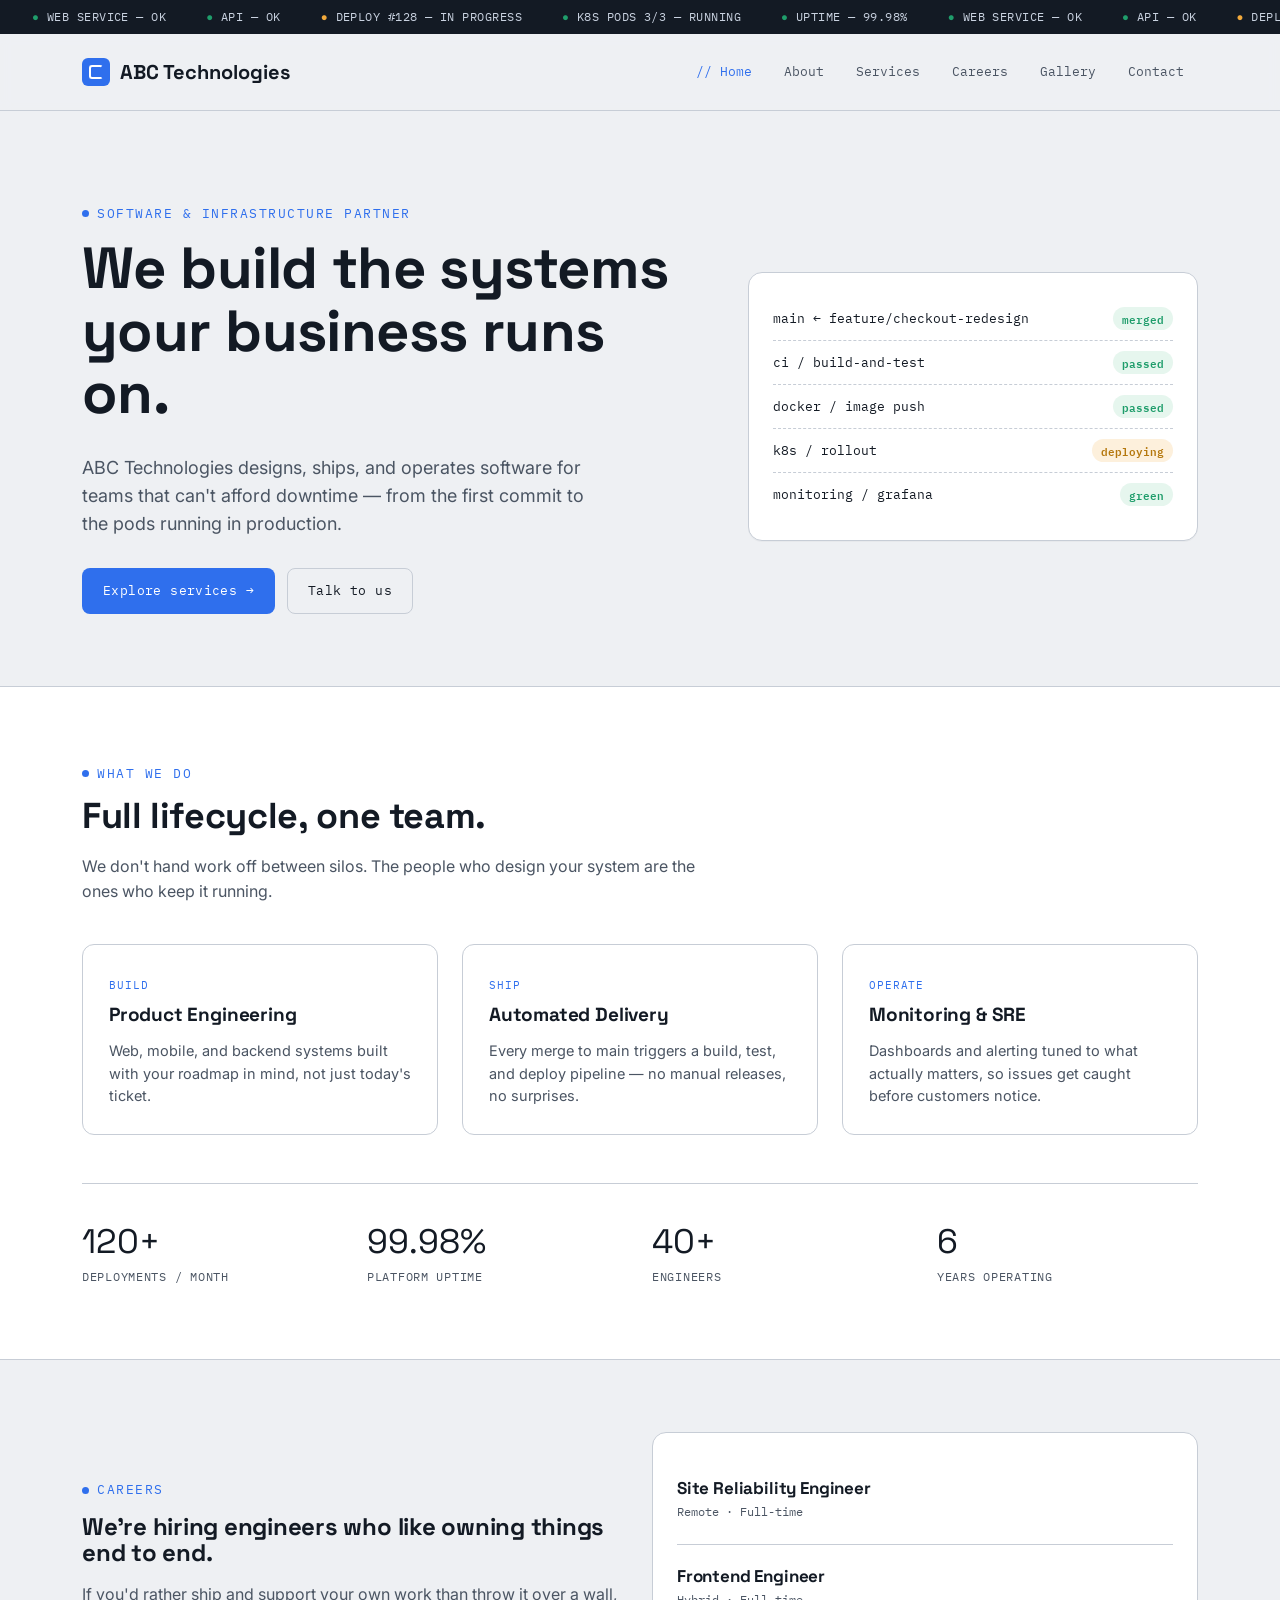
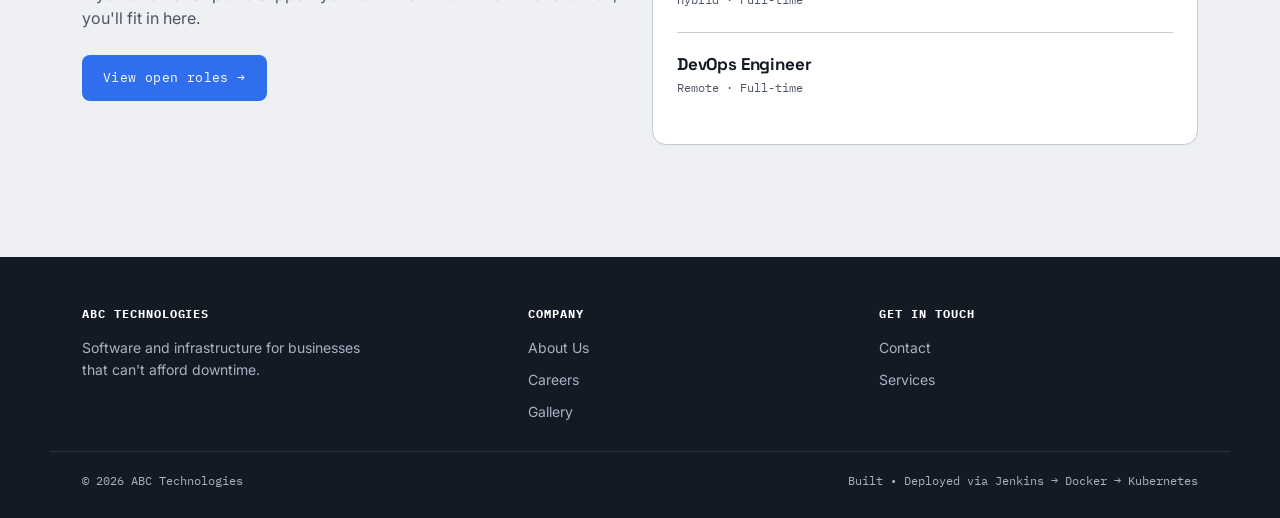
<file: index.html>
<!DOCTYPE html>
<html lang="en">
<head>
<meta charset="UTF-8">
<meta name="viewport" content="width=device-width, initial-scale=1.0">
<title>ABC Technologies — Engineering software that ships</title>
<link rel="preconnect" href="https://fonts.googleapis.com">
<link href="https://fonts.googleapis.com/css2?family=Space+Grotesk:wght@500;700&family=Inter:wght@400;500;600&family=IBM+Plex+Mono:wght@400;500&display=swap" rel="stylesheet">
<link rel="stylesheet" href="css/style.css">
</head>
<body>

<div class="status-strip">
  <div class="marquee">
    <span><span class="dot">●</span> WEB SERVICE — OK</span>
    <span><span class="dot">●</span> API — OK</span>
    <span><span class="dot amber">●</span> DEPLOY #128 — IN PROGRESS</span>
    <span><span class="dot">●</span> K8S PODS 3/3 — RUNNING</span>
    <span><span class="dot">●</span> UPTIME — 99.98%</span>
    <span><span class="dot">●</span> WEB SERVICE — OK</span>
    <span><span class="dot">●</span> API — OK</span>
    <span><span class="dot amber">●</span> DEPLOY #128 — IN PROGRESS</span>
    <span><span class="dot">●</span> K8S PODS 3/3 — RUNNING</span>
    <span><span class="dot">●</span> UPTIME — 99.98%</span>
  </div>
</div>

<header class="site">
  <nav class="main wrap">
    <a href="index.html" class="brand"><span class="mark"></span> ABC Technologies</a>
    <ul class="navlinks">
      <li><a href="index.html" class="active">Home</a></li>
      <li><a href="about.html">About</a></li>
      <li><a href="services.html">Services</a></li>
      <li><a href="careers.html">Careers</a></li>
      <li><a href="gallery.html">Gallery</a></li>
      <li><a href="contact.html">Contact</a></li>
    </ul>
    <button class="nav-toggle" aria-label="Toggle menu"><span></span><span></span><span></span></button>
  </nav>
</header>

<main>
  <section class="hero">
    <div class="wrap hero-grid">
      <div>
        <span class="eyebrow">Software &amp; Infrastructure Partner</span>
        <h1>We build the systems your business runs on.</h1>
        <p class="lead">ABC Technologies designs, ships, and operates software for teams that can't afford downtime — from the first commit to the pods running in production.</p>
        <div class="hero-actions">
          <a href="services.html" class="btn btn-primary">Explore services →</a>
          <a href="contact.html" class="btn btn-ghost">Talk to us</a>
        </div>
      </div>
      <div class="panel build-panel">
        <div class="row"><span>main ← feature/checkout-redesign</span><span class="pill">merged</span></div>
        <div class="row"><span>ci / build-and-test</span><span class="pill">passed</span></div>
        <div class="row"><span>docker / image push</span><span class="pill">passed</span></div>
        <div class="row"><span>k8s / rollout</span><span class="pill building">deploying</span></div>
        <div class="row"><span>monitoring / grafana</span><span class="pill">green</span></div>
      </div>
    </div>
  </section>

  <section class="alt">
    <div class="wrap">
      <div class="section-head">
        <span class="eyebrow">What we do</span>
        <h2>Full lifecycle, one team.</h2>
        <p>We don't hand work off between silos. The people who design your system are the ones who keep it running.</p>
      </div>
      <div class="grid-3">
        <div class="card">
          <span class="tag">Build</span>
          <h3>Product Engineering</h3>
          <p>Web, mobile, and backend systems built with your roadmap in mind, not just today's ticket.</p>
        </div>
        <div class="card">
          <span class="tag">Ship</span>
          <h3>Automated Delivery</h3>
          <p>Every merge to main triggers a build, test, and deploy pipeline — no manual releases, no surprises.</p>
        </div>
        <div class="card">
          <span class="tag">Operate</span>
          <h3>Monitoring &amp; SRE</h3>
          <p>Dashboards and alerting tuned to what actually matters, so issues get caught before customers notice.</p>
        </div>
      </div>

      <div class="stat-strip">
        <div class="stat"><div class="num">120+</div><div class="label">Deployments / month</div></div>
        <div class="stat"><div class="num">99.98%</div><div class="label">Platform uptime</div></div>
        <div class="stat"><div class="num">40+</div><div class="label">Engineers</div></div>
        <div class="stat"><div class="num">6</div><div class="label">Years operating</div></div>
      </div>
    </div>
  </section>

  <section>
    <div class="wrap grid-2" style="align-items:center;">
      <div>
        <span class="eyebrow">Careers</span>
        <h2>We're hiring engineers who like owning things end to end.</h2>
        <p style="color:var(--ink-soft);">If you'd rather ship and support your own work than throw it over a wall, you'll fit in here.</p>
        <a href="careers.html" class="btn btn-primary" style="margin-top:8px;">View open roles →</a>
      </div>
      <div class="panel">
        <div class="job" style="border-top:none;">
          <div><h3>Site Reliability Engineer</h3><div class="meta">Remote · Full-time</div></div>
        </div>
        <div class="job">
          <div><h3>Frontend Engineer</h3><div class="meta">Hybrid · Full-time</div></div>
        </div>
        <div class="job" style="border-bottom:none;">
          <div><h3>DevOps Engineer</h3><div class="meta">Remote · Full-time</div></div>
        </div>
      </div>
    </div>
  </section>
</main>

<footer class="site">
  <div class="wrap footer-grid">
    <div>
      <h4>ABC Technologies</h4>
      <p style="max-width:32ch; font-size:14px;">Software and infrastructure for businesses that can't afford downtime.</p>
    </div>
    <div>
      <h4>Company</h4>
      <ul>
        <li><a href="about.html">About Us</a></li>
        <li><a href="careers.html">Careers</a></li>
        <li><a href="gallery.html">Gallery</a></li>
      </ul>
    </div>
    <div>
      <h4>Get in touch</h4>
      <ul>
        <li><a href="contact.html">Contact</a></li>
        <li><a href="services.html">Services</a></li>
      </ul>
    </div>
  </div>
  <div class="wrap footer-bottom">
    <span>© 2026 ABC Technologies</span>
    <span>Built • Deployed via Jenkins → Docker → Kubernetes</span>
  </div>
</footer>

<script src="js/script.js"></script>
</body>
</html>
</file>
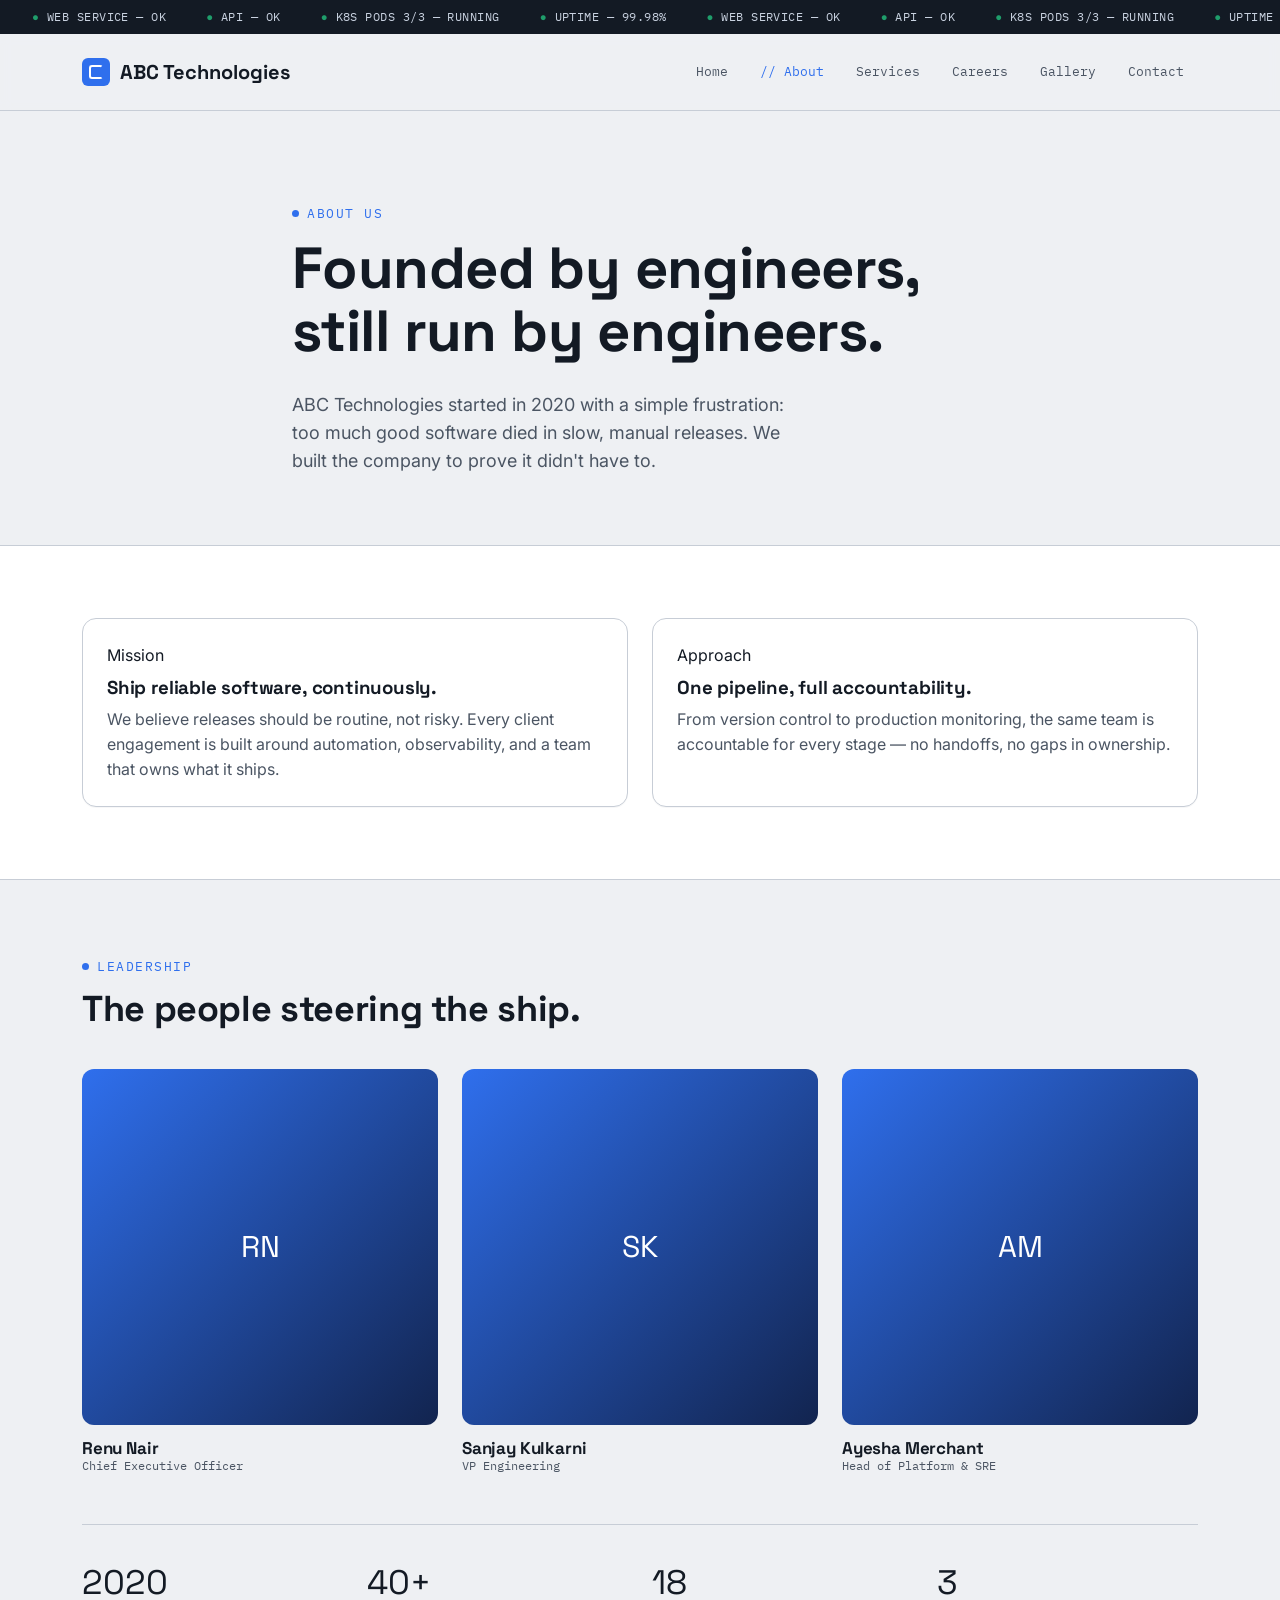
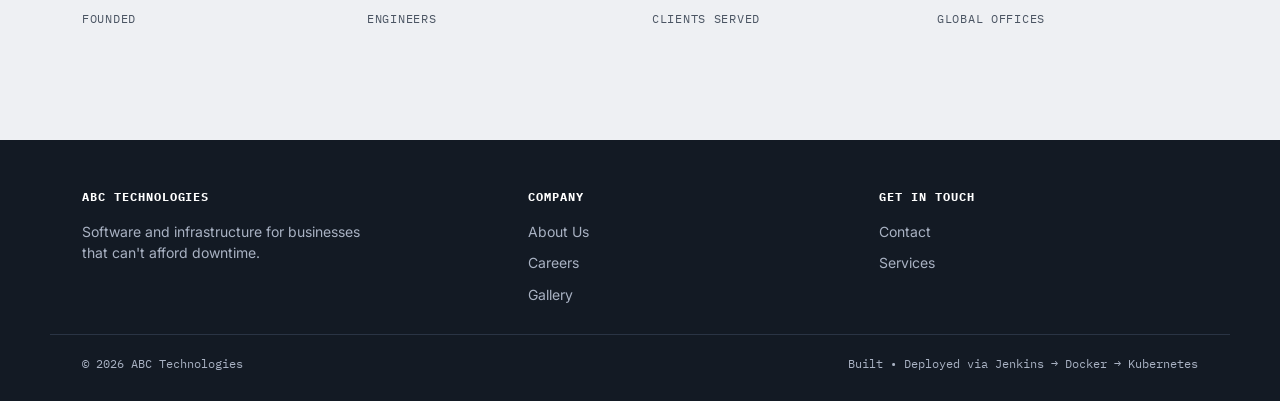
<file: about.html>
<!DOCTYPE html>
<html lang="en">
<head>
<meta charset="UTF-8">
<meta name="viewport" content="width=device-width, initial-scale=1.0">
<title>About Us — ABC Technologies</title>
<link href="https://fonts.googleapis.com/css2?family=Space+Grotesk:wght@500;700&family=Inter:wght@400;500;600&family=IBM+Plex+Mono:wght@400;500&display=swap" rel="stylesheet">
<link rel="stylesheet" href="css/style.css">
</head>
<body>

<div class="status-strip">
  <div class="marquee">
    <span><span class="dot">●</span> WEB SERVICE — OK</span>
    <span><span class="dot">●</span> API — OK</span>
    <span><span class="dot">●</span> K8S PODS 3/3 — RUNNING</span>
    <span><span class="dot">●</span> UPTIME — 99.98%</span>
    <span><span class="dot">●</span> WEB SERVICE — OK</span>
    <span><span class="dot">●</span> API — OK</span>
    <span><span class="dot">●</span> K8S PODS 3/3 — RUNNING</span>
    <span><span class="dot">●</span> UPTIME — 99.98%</span>
  </div>
</div>

<header class="site">
  <nav class="main wrap">
    <a href="index.html" class="brand"><span class="mark"></span> ABC Technologies</a>
    <ul class="navlinks">
      <li><a href="index.html">Home</a></li>
      <li><a href="about.html" class="active">About</a></li>
      <li><a href="services.html">Services</a></li>
      <li><a href="careers.html">Careers</a></li>
      <li><a href="gallery.html">Gallery</a></li>
      <li><a href="contact.html">Contact</a></li>
    </ul>
    <button class="nav-toggle" aria-label="Toggle menu"><span></span><span></span><span></span></button>
  </nav>
</header>

<main>
  <section class="hero" style="padding-bottom:40px;">
    <div class="wrap" style="max-width:760px;">
      <span class="eyebrow">About Us</span>
      <h1>Founded by engineers, still run by engineers.</h1>
      <p class="lead">ABC Technologies started in 2020 with a simple frustration: too much good software died in slow, manual releases. We built the company to prove it didn't have to.</p>
    </div>
  </section>

  <section class="alt">
    <div class="wrap grid-2">
      <div class="panel">
        <span class="tag">Mission</span>
        <h3 style="margin-top:10px;">Ship reliable software, continuously.</h3>
        <p style="color:var(--ink-soft); margin:0;">We believe releases should be routine, not risky. Every client engagement is built around automation, observability, and a team that owns what it ships.</p>
      </div>
      <div class="panel">
        <span class="tag">Approach</span>
        <h3 style="margin-top:10px;">One pipeline, full accountability.</h3>
        <p style="color:var(--ink-soft); margin:0;">From version control to production monitoring, the same team is accountable for every stage — no handoffs, no gaps in ownership.</p>
      </div>
    </div>
  </section>

  <section>
    <div class="wrap">
      <div class="section-head">
        <span class="eyebrow">Leadership</span>
        <h2>The people steering the ship.</h2>
      </div>
      <div class="grid-3">
        <div class="person">
          <div class="avatar" data-initials="RN"></div>
          <h3 style="font-size:17px; margin:0;">Renu Nair</h3>
          <div style="font-family:var(--font-mono); font-size:12px; color:var(--ink-soft);">Chief Executive Officer</div>
        </div>
        <div class="person">
          <div class="avatar" data-initials="SK"></div>
          <h3 style="font-size:17px; margin:0;">Sanjay Kulkarni</h3>
          <div style="font-family:var(--font-mono); font-size:12px; color:var(--ink-soft);">VP Engineering</div>
        </div>
        <div class="person">
          <div class="avatar" data-initials="AM"></div>
          <h3 style="font-size:17px; margin:0;">Ayesha Merchant</h3>
          <div style="font-family:var(--font-mono); font-size:12px; color:var(--ink-soft);">Head of Platform &amp; SRE</div>
        </div>
      </div>

      <div class="stat-strip">
        <div class="stat"><div class="num">2020</div><div class="label">Founded</div></div>
        <div class="stat"><div class="num">40+</div><div class="label">Engineers</div></div>
        <div class="stat"><div class="num">18</div><div class="label">Clients served</div></div>
        <div class="stat"><div class="num">3</div><div class="label">Global offices</div></div>
      </div>
    </div>
  </section>
</main>

<footer class="site">
  <div class="wrap footer-grid">
    <div>
      <h4>ABC Technologies</h4>
      <p style="max-width:32ch; font-size:14px;">Software and infrastructure for businesses that can't afford downtime.</p>
    </div>
    <div>
      <h4>Company</h4>
      <ul>
        <li><a href="about.html">About Us</a></li>
        <li><a href="careers.html">Careers</a></li>
        <li><a href="gallery.html">Gallery</a></li>
      </ul>
    </div>
    <div>
      <h4>Get in touch</h4>
      <ul>
        <li><a href="contact.html">Contact</a></li>
        <li><a href="services.html">Services</a></li>
      </ul>
    </div>
  </div>
  <div class="wrap footer-bottom">
    <span>© 2026 ABC Technologies</span>
    <span>Built • Deployed via Jenkins → Docker → Kubernetes</span>
  </div>
</footer>

<script src="js/script.js"></script>
</body>
</html>
</file>
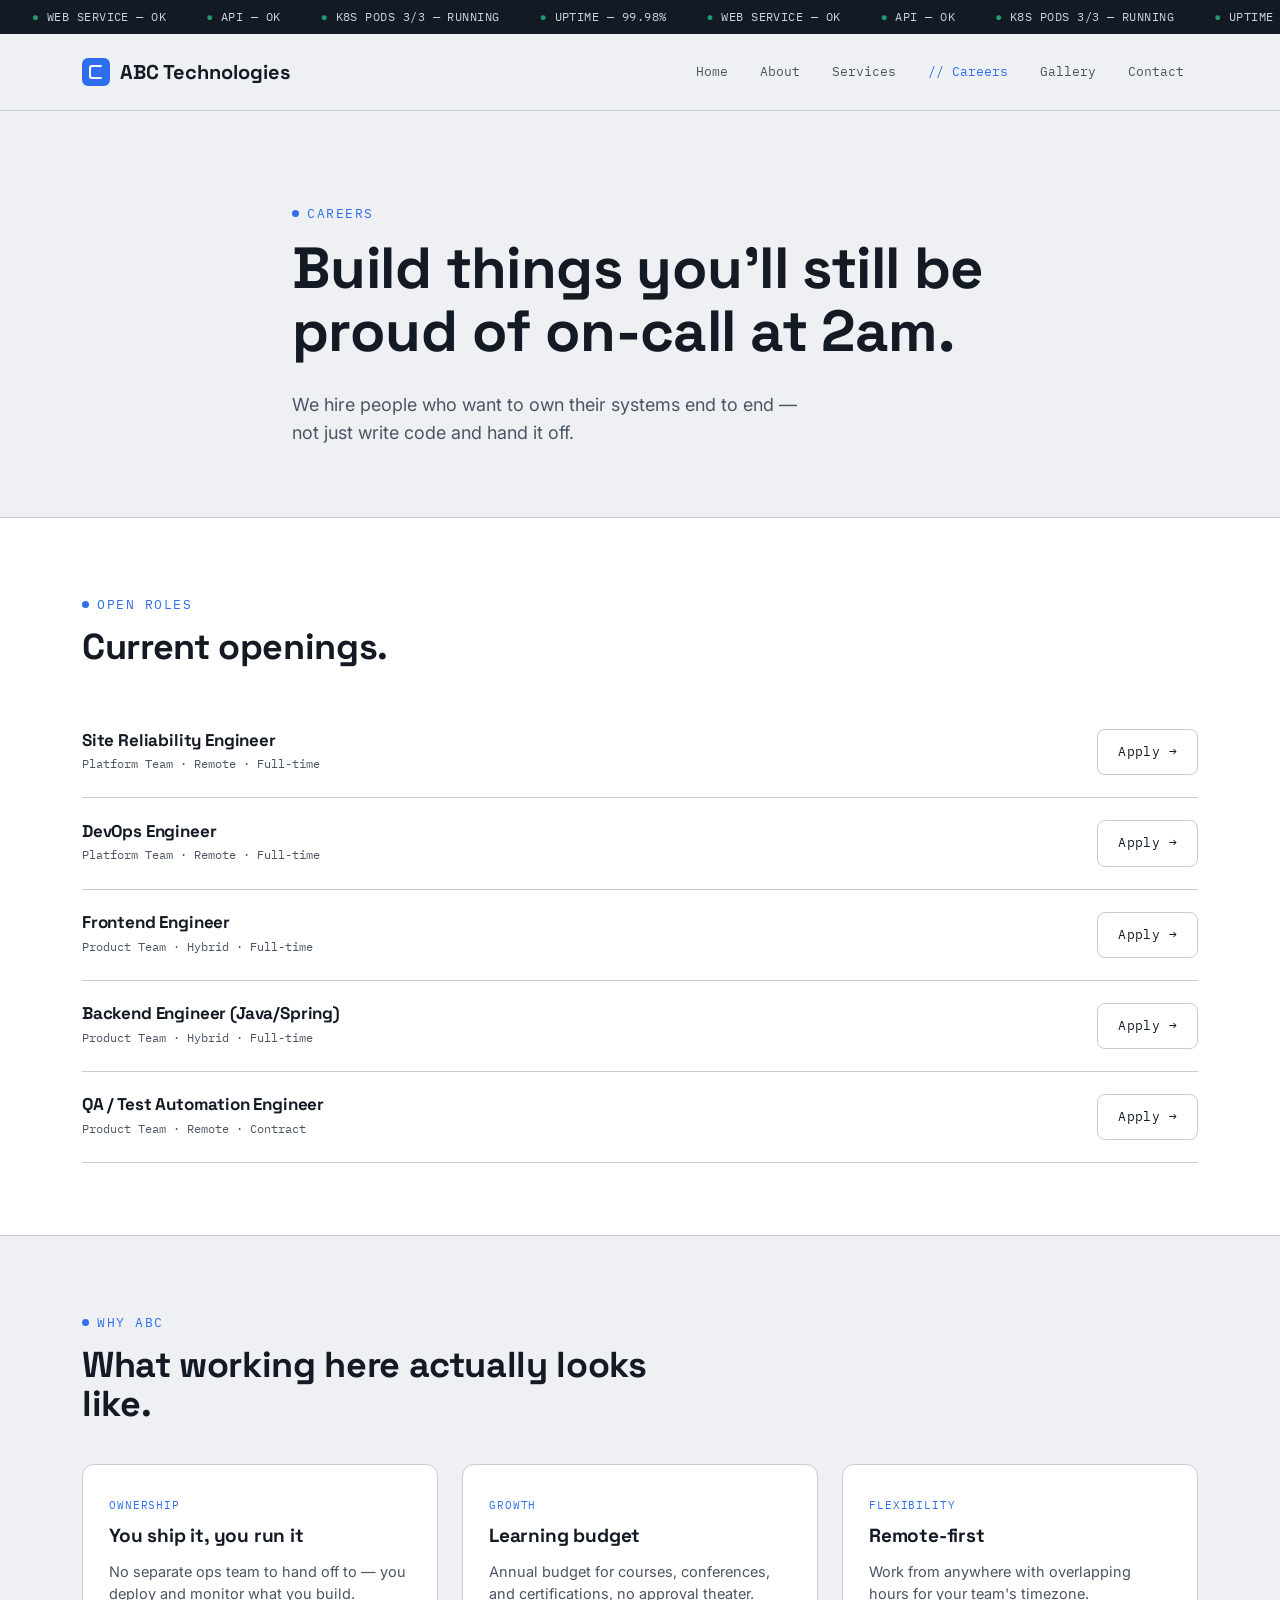
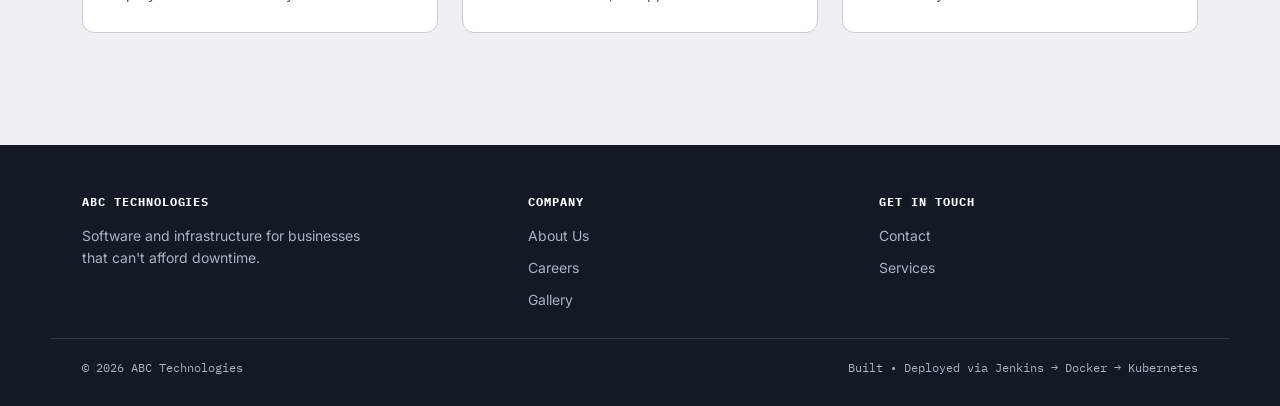
<file: careers.html>
<!DOCTYPE html>
<html lang="en">
<head>
<meta charset="UTF-8">
<meta name="viewport" content="width=device-width, initial-scale=1.0">
<title>Careers — ABC Technologies</title>
<link href="https://fonts.googleapis.com/css2?family=Space+Grotesk:wght@500;700&family=Inter:wght@400;500;600&family=IBM+Plex+Mono:wght@400;500&display=swap" rel="stylesheet">
<link rel="stylesheet" href="css/style.css">
</head>
<body>

<div class="status-strip">
  <div class="marquee">
    <span><span class="dot">●</span> WEB SERVICE — OK</span>
    <span><span class="dot">●</span> API — OK</span>
    <span><span class="dot">●</span> K8S PODS 3/3 — RUNNING</span>
    <span><span class="dot">●</span> UPTIME — 99.98%</span>
    <span><span class="dot">●</span> WEB SERVICE — OK</span>
    <span><span class="dot">●</span> API — OK</span>
    <span><span class="dot">●</span> K8S PODS 3/3 — RUNNING</span>
    <span><span class="dot">●</span> UPTIME — 99.98%</span>
  </div>
</div>

<header class="site">
  <nav class="main wrap">
    <a href="index.html" class="brand"><span class="mark"></span> ABC Technologies</a>
    <ul class="navlinks">
      <li><a href="index.html">Home</a></li>
      <li><a href="about.html">About</a></li>
      <li><a href="services.html">Services</a></li>
      <li><a href="careers.html" class="active">Careers</a></li>
      <li><a href="gallery.html">Gallery</a></li>
      <li><a href="contact.html">Contact</a></li>
    </ul>
    <button class="nav-toggle" aria-label="Toggle menu"><span></span><span></span><span></span></button>
  </nav>
</header>

<main>
  <section class="hero" style="padding-bottom:40px;">
    <div class="wrap" style="max-width:760px;">
      <span class="eyebrow">Careers</span>
      <h1>Build things you'll still be proud of on-call at 2am.</h1>
      <p class="lead">We hire people who want to own their systems end to end — not just write code and hand it off.</p>
    </div>
  </section>

  <section class="alt">
    <div class="wrap">
      <div class="section-head">
        <span class="eyebrow">Open Roles</span>
        <h2>Current openings.</h2>
      </div>

      <div class="job">
        <div>
          <h3>Site Reliability Engineer</h3>
          <div class="meta">Platform Team · Remote · Full-time</div>
        </div>
        <a href="contact.html" class="btn btn-ghost">Apply →</a>
      </div>
      <div class="job">
        <div>
          <h3>DevOps Engineer</h3>
          <div class="meta">Platform Team · Remote · Full-time</div>
        </div>
        <a href="contact.html" class="btn btn-ghost">Apply →</a>
      </div>
      <div class="job">
        <div>
          <h3>Frontend Engineer</h3>
          <div class="meta">Product Team · Hybrid · Full-time</div>
        </div>
        <a href="contact.html" class="btn btn-ghost">Apply →</a>
      </div>
      <div class="job">
        <div>
          <h3>Backend Engineer (Java/Spring)</h3>
          <div class="meta">Product Team · Hybrid · Full-time</div>
        </div>
        <a href="contact.html" class="btn btn-ghost">Apply →</a>
      </div>
      <div class="job">
        <div>
          <h3>QA / Test Automation Engineer</h3>
          <div class="meta">Product Team · Remote · Contract</div>
        </div>
        <a href="contact.html" class="btn btn-ghost">Apply →</a>
      </div>
    </div>
  </section>

  <section>
    <div class="wrap">
      <div class="section-head">
        <span class="eyebrow">Why ABC</span>
        <h2>What working here actually looks like.</h2>
      </div>
      <div class="grid-3">
        <div class="card">
          <span class="tag">Ownership</span>
          <h3>You ship it, you run it</h3>
          <p>No separate ops team to hand off to — you deploy and monitor what you build.</p>
        </div>
        <div class="card">
          <span class="tag">Growth</span>
          <h3>Learning budget</h3>
          <p>Annual budget for courses, conferences, and certifications, no approval theater.</p>
        </div>
        <div class="card">
          <span class="tag">Flexibility</span>
          <h3>Remote-first</h3>
          <p>Work from anywhere with overlapping hours for your team's timezone.</p>
        </div>
      </div>
    </div>
  </section>
</main>

<footer class="site">
  <div class="wrap footer-grid">
    <div>
      <h4>ABC Technologies</h4>
      <p style="max-width:32ch; font-size:14px;">Software and infrastructure for businesses that can't afford downtime.</p>
    </div>
    <div>
      <h4>Company</h4>
      <ul>
        <li><a href="about.html">About Us</a></li>
        <li><a href="careers.html">Careers</a></li>
        <li><a href="gallery.html">Gallery</a></li>
      </ul>
    </div>
    <div>
      <h4>Get in touch</h4>
      <ul>
        <li><a href="contact.html">Contact</a></li>
        <li><a href="services.html">Services</a></li>
      </ul>
    </div>
  </div>
  <div class="wrap footer-bottom">
    <span>© 2026 ABC Technologies</span>
    <span>Built • Deployed via Jenkins → Docker → Kubernetes</span>
  </div>
</footer>

<script src="js/script.js"></script>
</body>
</html>
</file>
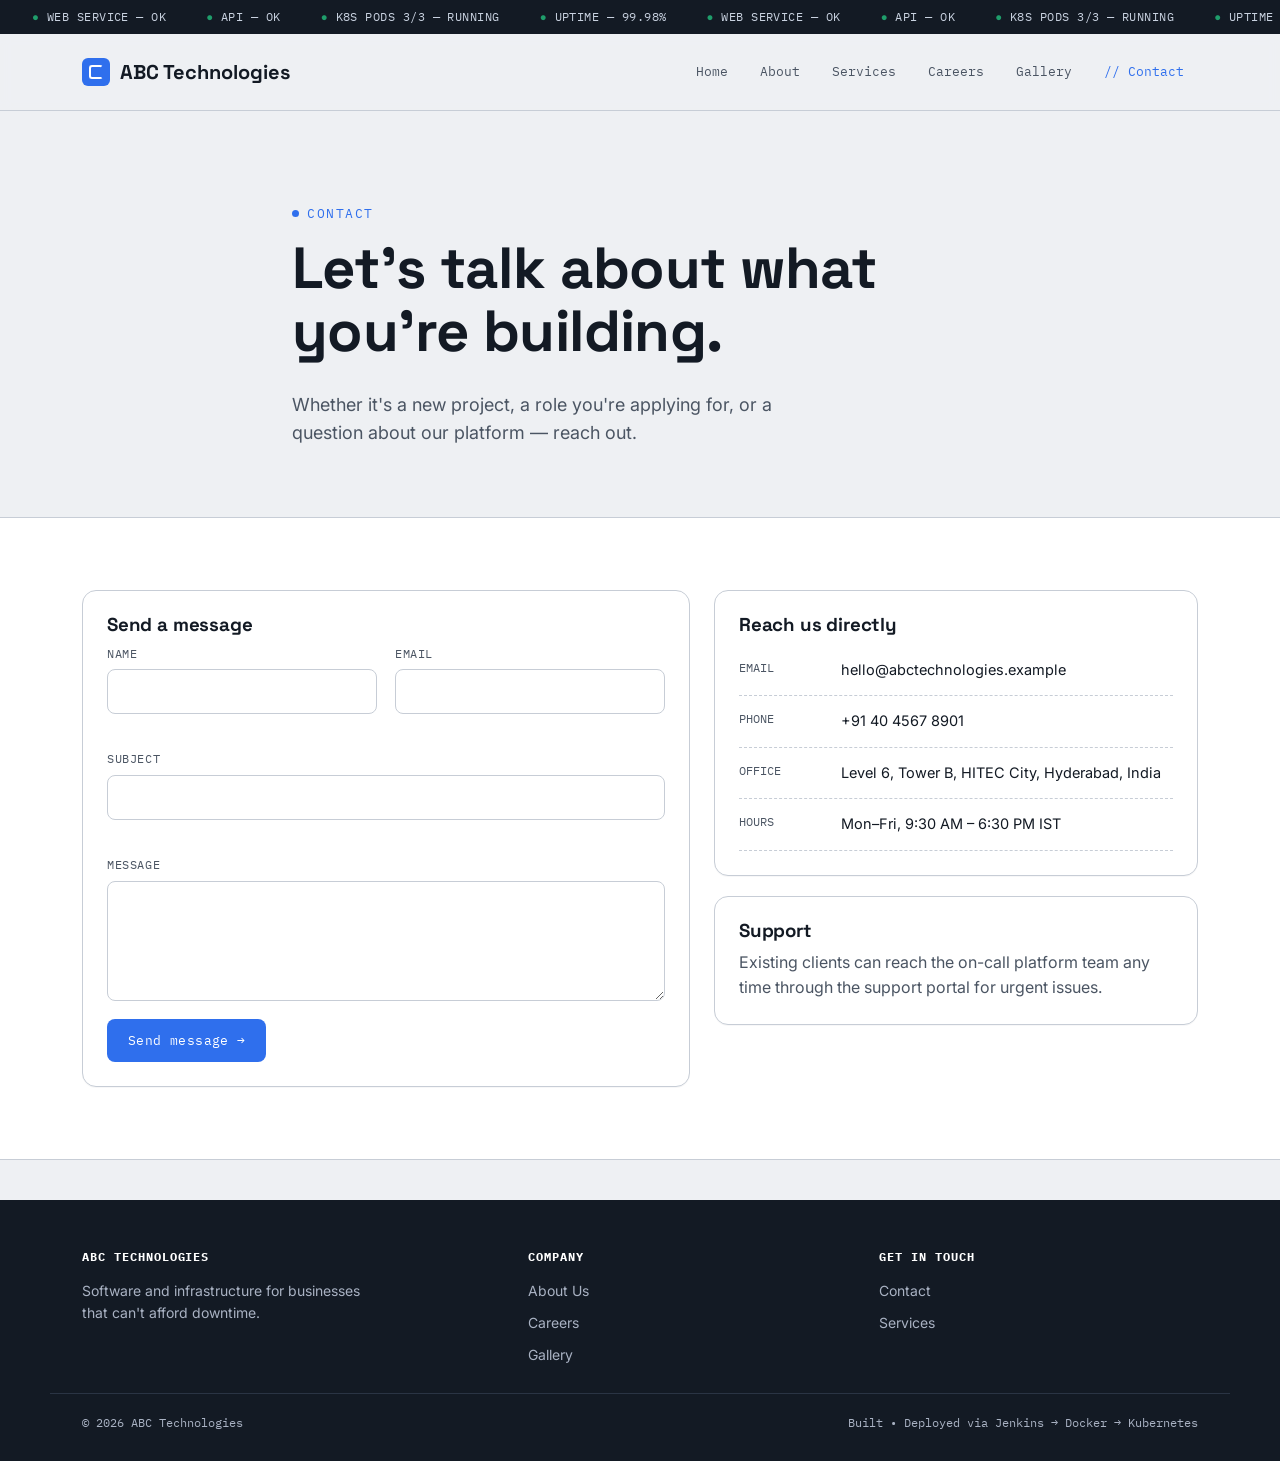
<file: contact.html>
<!DOCTYPE html>
<html lang="en">
<head>
<meta charset="UTF-8">
<meta name="viewport" content="width=device-width, initial-scale=1.0">
<title>Contact Us — ABC Technologies</title>
<link href="https://fonts.googleapis.com/css2?family=Space+Grotesk:wght@500;700&family=Inter:wght@400;500;600&family=IBM+Plex+Mono:wght@400;500&display=swap" rel="stylesheet">
<link rel="stylesheet" href="css/style.css">
</head>
<body>

<div class="status-strip">
  <div class="marquee">
    <span><span class="dot">●</span> WEB SERVICE — OK</span>
    <span><span class="dot">●</span> API — OK</span>
    <span><span class="dot">●</span> K8S PODS 3/3 — RUNNING</span>
    <span><span class="dot">●</span> UPTIME — 99.98%</span>
    <span><span class="dot">●</span> WEB SERVICE — OK</span>
    <span><span class="dot">●</span> API — OK</span>
    <span><span class="dot">●</span> K8S PODS 3/3 — RUNNING</span>
    <span><span class="dot">●</span> UPTIME — 99.98%</span>
  </div>
</div>

<header class="site">
  <nav class="main wrap">
    <a href="index.html" class="brand"><span class="mark"></span> ABC Technologies</a>
    <ul class="navlinks">
      <li><a href="index.html">Home</a></li>
      <li><a href="about.html">About</a></li>
      <li><a href="services.html">Services</a></li>
      <li><a href="careers.html">Careers</a></li>
      <li><a href="gallery.html">Gallery</a></li>
      <li><a href="contact.html" class="active">Contact</a></li>
    </ul>
    <button class="nav-toggle" aria-label="Toggle menu"><span></span><span></span><span></span></button>
  </nav>
</header>

<main>
  <section class="hero" style="padding-bottom:40px;">
    <div class="wrap" style="max-width:760px;">
      <span class="eyebrow">Contact</span>
      <h1>Let's talk about what you're building.</h1>
      <p class="lead">Whether it's a new project, a role you're applying for, or a question about our platform — reach out.</p>
    </div>
  </section>

  <section class="alt">
    <div class="wrap grid-2">
      <div class="panel">
        <h3 style="margin-top:0;">Send a message</h3>
        <form id="contactForm">
          <div class="form-grid">
            <div class="field">
              <label for="name">Name</label>
              <input type="text" id="name" name="name" required>
            </div>
            <div class="field">
              <label for="email">Email</label>
              <input type="email" id="email" name="email" required>
            </div>
            <div class="field full">
              <label for="subject">Subject</label>
              <input type="text" id="subject" name="subject" required>
            </div>
            <div class="field full">
              <label for="message">Message</label>
              <textarea id="message" name="message" required></textarea>
            </div>
          </div>
          <button type="submit" class="btn btn-primary">Send message →</button>
          <div id="formNote"></div>
        </form>
      </div>

      <div>
        <div class="panel" style="margin-bottom:20px;">
          <h3 style="margin-top:0;">Reach us directly</h3>
          <ul class="info-list">
            <li><span class="k">Email</span><span>hello@abctechnologies.example</span></li>
            <li><span class="k">Phone</span><span>+91 40 4567 8901</span></li>
            <li><span class="k">Office</span><span>Level 6, Tower B, HITEC City, Hyderabad, India</span></li>
            <li><span class="k">Hours</span><span>Mon–Fri, 9:30 AM – 6:30 PM IST</span></li>
          </ul>
        </div>
        <div class="panel">
          <h3 style="margin-top:0;">Support</h3>
          <p style="color:var(--ink-soft); margin:0;">Existing clients can reach the on-call platform team any time through the support portal for urgent issues.</p>
        </div>
      </div>
    </div>
  </section>
</main>

<footer class="site">
  <div class="wrap footer-grid">
    <div>
      <h4>ABC Technologies</h4>
      <p style="max-width:32ch; font-size:14px;">Software and infrastructure for businesses that can't afford downtime.</p>
    </div>
    <div>
      <h4>Company</h4>
      <ul>
        <li><a href="about.html">About Us</a></li>
        <li><a href="careers.html">Careers</a></li>
        <li><a href="gallery.html">Gallery</a></li>
      </ul>
    </div>
    <div>
      <h4>Get in touch</h4>
      <ul>
        <li><a href="contact.html">Contact</a></li>
        <li><a href="services.html">Services</a></li>
      </ul>
    </div>
  </div>
  <div class="wrap footer-bottom">
    <span>© 2026 ABC Technologies</span>
    <span>Built • Deployed via Jenkins → Docker → Kubernetes</span>
  </div>
</footer>

<script src="js/script.js"></script>
</body>
</html>
</file>
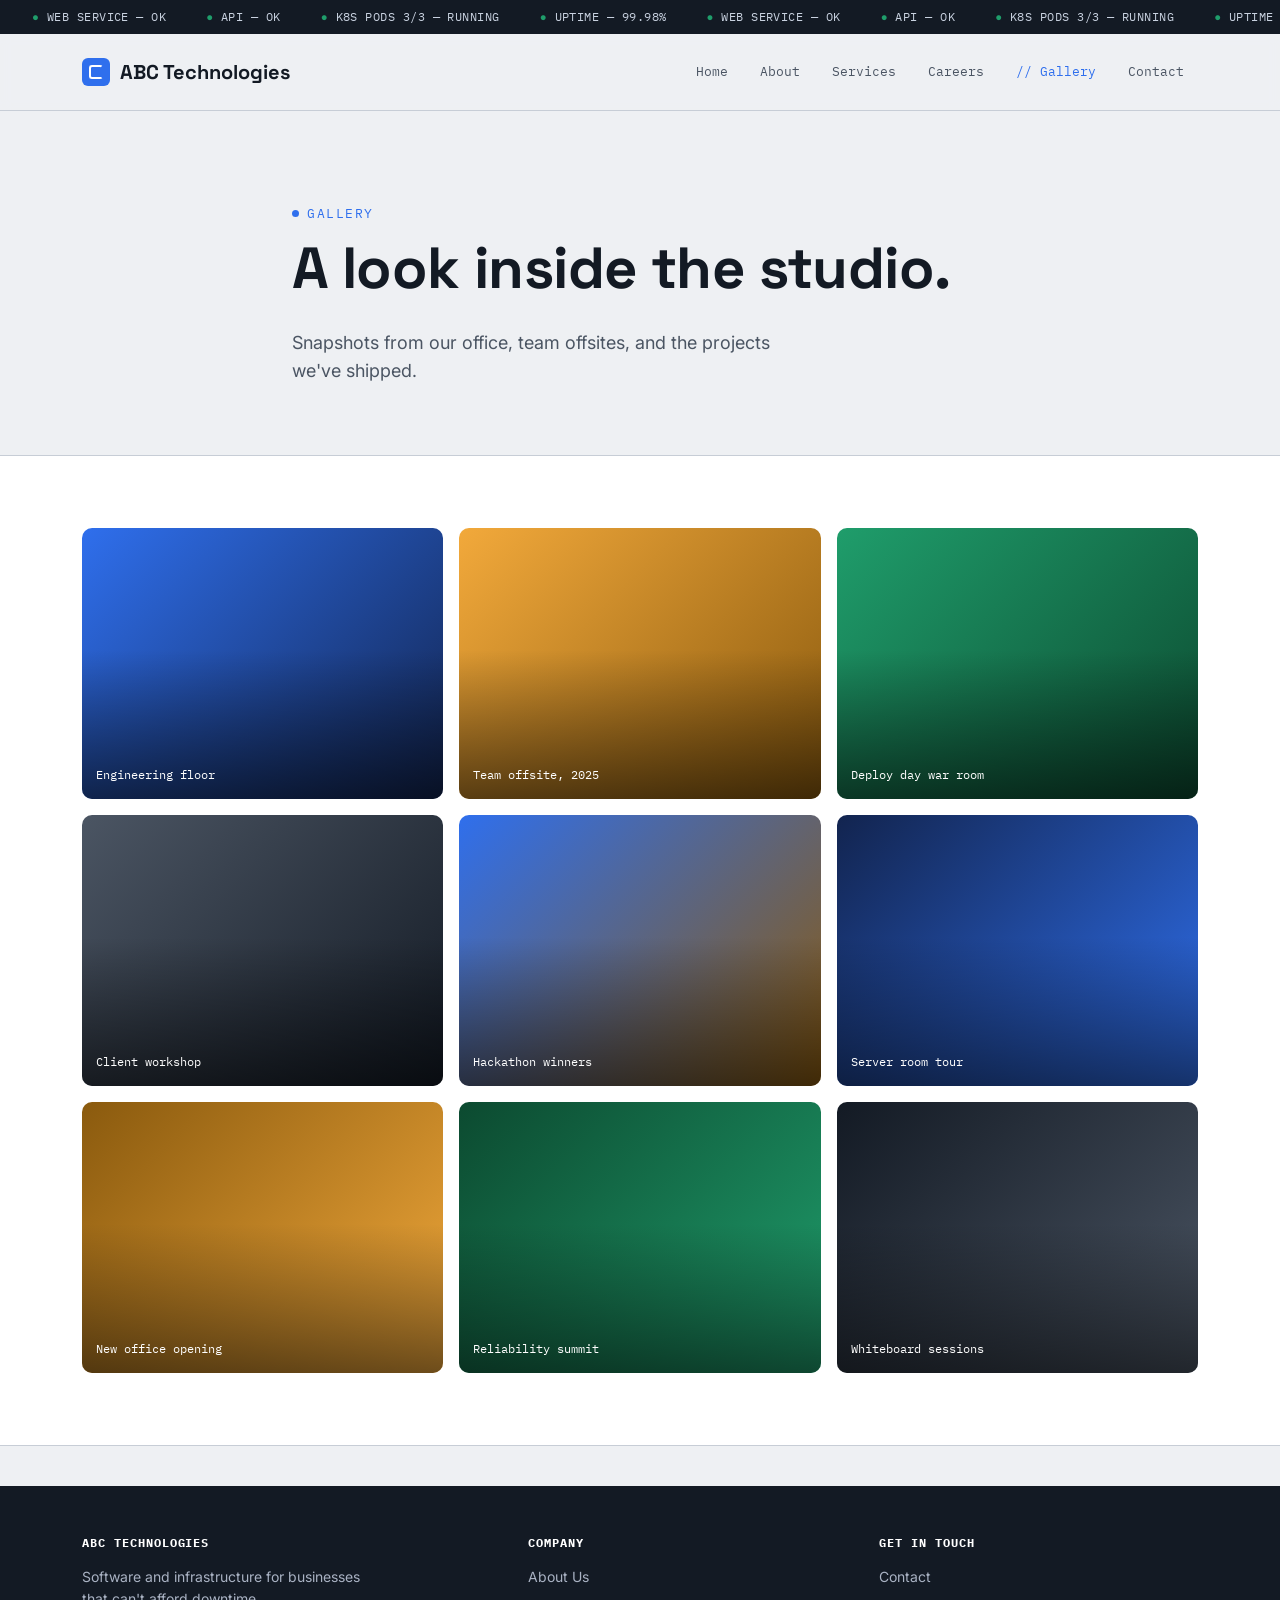
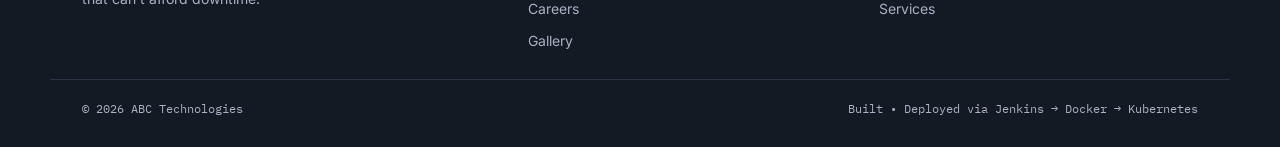
<file: gallery.html>
<!DOCTYPE html>
<html lang="en">
<head>
<meta charset="UTF-8">
<meta name="viewport" content="width=device-width, initial-scale=1.0">
<title>Gallery — ABC Technologies</title>
<link href="https://fonts.googleapis.com/css2?family=Space+Grotesk:wght@500;700&family=Inter:wght@400;500;600&family=IBM+Plex+Mono:wght@400;500&display=swap" rel="stylesheet">
<link rel="stylesheet" href="css/style.css">
</head>
<body>

<div class="status-strip">
  <div class="marquee">
    <span><span class="dot">●</span> WEB SERVICE — OK</span>
    <span><span class="dot">●</span> API — OK</span>
    <span><span class="dot">●</span> K8S PODS 3/3 — RUNNING</span>
    <span><span class="dot">●</span> UPTIME — 99.98%</span>
    <span><span class="dot">●</span> WEB SERVICE — OK</span>
    <span><span class="dot">●</span> API — OK</span>
    <span><span class="dot">●</span> K8S PODS 3/3 — RUNNING</span>
    <span><span class="dot">●</span> UPTIME — 99.98%</span>
  </div>
</div>

<header class="site">
  <nav class="main wrap">
    <a href="index.html" class="brand"><span class="mark"></span> ABC Technologies</a>
    <ul class="navlinks">
      <li><a href="index.html">Home</a></li>
      <li><a href="about.html">About</a></li>
      <li><a href="services.html">Services</a></li>
      <li><a href="careers.html">Careers</a></li>
      <li><a href="gallery.html" class="active">Gallery</a></li>
      <li><a href="contact.html">Contact</a></li>
    </ul>
    <button class="nav-toggle" aria-label="Toggle menu"><span></span><span></span><span></span></button>
  </nav>
</header>

<main>
  <section class="hero" style="padding-bottom:40px;">
    <div class="wrap" style="max-width:760px;">
      <span class="eyebrow">Gallery</span>
      <h1>A look inside the studio.</h1>
      <p class="lead">Snapshots from our office, team offsites, and the projects we've shipped.</p>
    </div>
  </section>

  <section class="alt">
    <div class="wrap gallery-grid">
      <div class="shot" style="background:linear-gradient(135deg,#2F6FED,#12244F);"><span>Engineering floor</span></div>
      <div class="shot" style="background:linear-gradient(135deg,#F2A93B,#8A5A0E);"><span>Team offsite, 2025</span></div>
      <div class="shot" style="background:linear-gradient(135deg,#1F9D6B,#0C4A30);"><span>Deploy day war room</span></div>
      <div class="shot" style="background:linear-gradient(135deg,#4B5563,#131A24);"><span>Client workshop</span></div>
      <div class="shot" style="background:linear-gradient(135deg,#2F6FED,#8A5A0E);"><span>Hackathon winners</span></div>
      <div class="shot" style="background:linear-gradient(135deg,#12244F,#2F6FED);"><span>Server room tour</span></div>
      <div class="shot" style="background:linear-gradient(135deg,#8A5A0E,#F2A93B);"><span>New office opening</span></div>
      <div class="shot" style="background:linear-gradient(135deg,#0C4A30,#1F9D6B);"><span>Reliability summit</span></div>
      <div class="shot" style="background:linear-gradient(135deg,#131A24,#4B5563);"><span>Whiteboard sessions</span></div>
    </div>
  </section>
</main>

<footer class="site">
  <div class="wrap footer-grid">
    <div>
      <h4>ABC Technologies</h4>
      <p style="max-width:32ch; font-size:14px;">Software and infrastructure for businesses that can't afford downtime.</p>
    </div>
    <div>
      <h4>Company</h4>
      <ul>
        <li><a href="about.html">About Us</a></li>
        <li><a href="careers.html">Careers</a></li>
        <li><a href="gallery.html">Gallery</a></li>
      </ul>
    </div>
    <div>
      <h4>Get in touch</h4>
      <ul>
        <li><a href="contact.html">Contact</a></li>
        <li><a href="services.html">Services</a></li>
      </ul>
    </div>
  </div>
  <div class="wrap footer-bottom">
    <span>© 2026 ABC Technologies</span>
    <span>Built • Deployed via Jenkins → Docker → Kubernetes</span>
  </div>
</footer>

<script src="js/script.js"></script>
</body>
</html>
</file>
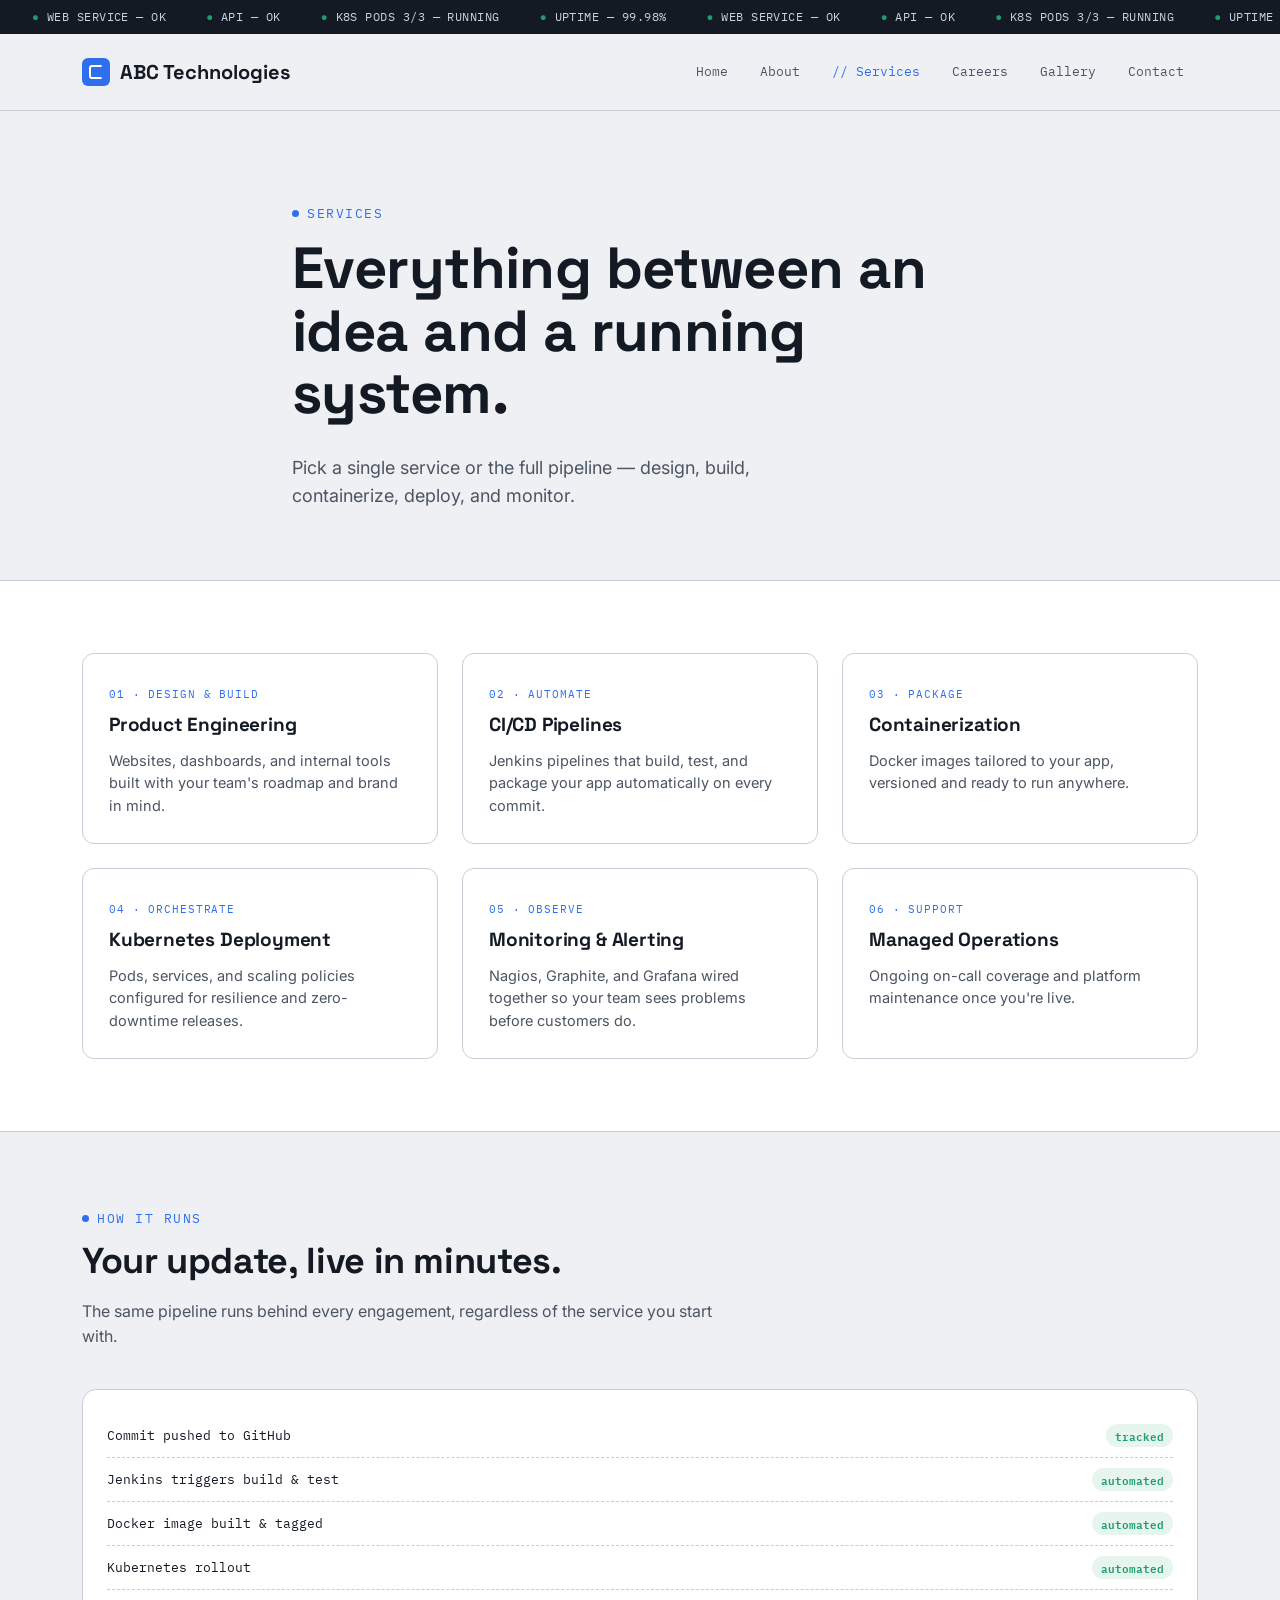
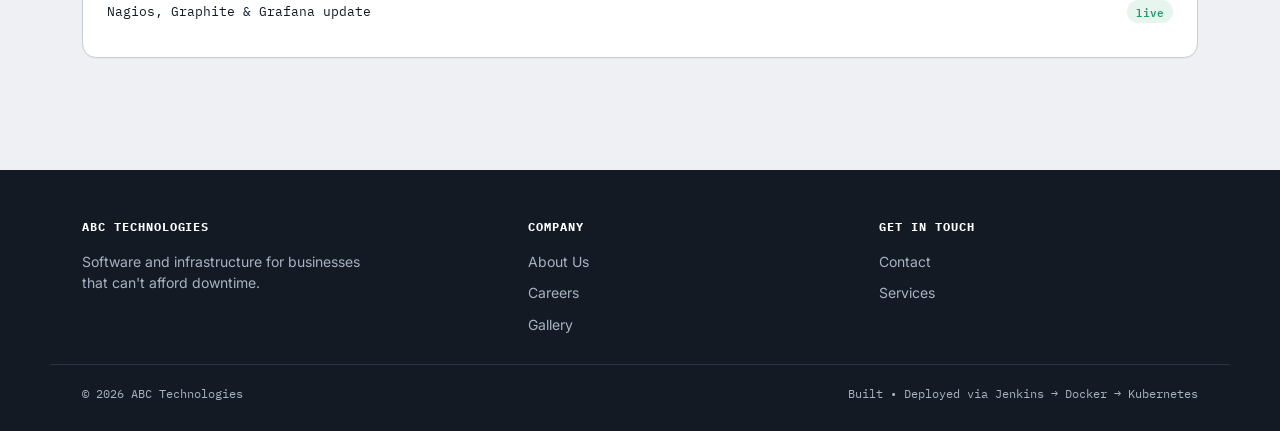
<file: services.html>
<!DOCTYPE html>
<html lang="en">
<head>
<meta charset="UTF-8">
<meta name="viewport" content="width=device-width, initial-scale=1.0">
<title>Services — ABC Technologies</title>
<link href="https://fonts.googleapis.com/css2?family=Space+Grotesk:wght@500;700&family=Inter:wght@400;500;600&family=IBM+Plex+Mono:wght@400;500&display=swap" rel="stylesheet">
<link rel="stylesheet" href="css/style.css">
</head>
<body>

<div class="status-strip">
  <div class="marquee">
    <span><span class="dot">●</span> WEB SERVICE — OK</span>
    <span><span class="dot">●</span> API — OK</span>
    <span><span class="dot">●</span> K8S PODS 3/3 — RUNNING</span>
    <span><span class="dot">●</span> UPTIME — 99.98%</span>
    <span><span class="dot">●</span> WEB SERVICE — OK</span>
    <span><span class="dot">●</span> API — OK</span>
    <span><span class="dot">●</span> K8S PODS 3/3 — RUNNING</span>
    <span><span class="dot">●</span> UPTIME — 99.98%</span>
  </div>
</div>

<header class="site">
  <nav class="main wrap">
    <a href="index.html" class="brand"><span class="mark"></span> ABC Technologies</a>
    <ul class="navlinks">
      <li><a href="index.html">Home</a></li>
      <li><a href="about.html">About</a></li>
      <li><a href="services.html" class="active">Services</a></li>
      <li><a href="careers.html">Careers</a></li>
      <li><a href="gallery.html">Gallery</a></li>
      <li><a href="contact.html">Contact</a></li>
    </ul>
    <button class="nav-toggle" aria-label="Toggle menu"><span></span><span></span><span></span></button>
  </nav>
</header>

<main>
  <section class="hero" style="padding-bottom:40px;">
    <div class="wrap" style="max-width:760px;">
      <span class="eyebrow">Services</span>
      <h1>Everything between an idea and a running system.</h1>
      <p class="lead">Pick a single service or the full pipeline — design, build, containerize, deploy, and monitor.</p>
    </div>
  </section>

  <section class="alt">
    <div class="wrap grid-3">
      <div class="card">
        <span class="tag">01 · Design &amp; Build</span>
        <h3>Product Engineering</h3>
        <p>Websites, dashboards, and internal tools built with your team's roadmap and brand in mind.</p>
      </div>
      <div class="card">
        <span class="tag">02 · Automate</span>
        <h3>CI/CD Pipelines</h3>
        <p>Jenkins pipelines that build, test, and package your app automatically on every commit.</p>
      </div>
      <div class="card">
        <span class="tag">03 · Package</span>
        <h3>Containerization</h3>
        <p>Docker images tailored to your app, versioned and ready to run anywhere.</p>
      </div>
      <div class="card">
        <span class="tag">04 · Orchestrate</span>
        <h3>Kubernetes Deployment</h3>
        <p>Pods, services, and scaling policies configured for resilience and zero-downtime releases.</p>
      </div>
      <div class="card">
        <span class="tag">05 · Observe</span>
        <h3>Monitoring &amp; Alerting</h3>
        <p>Nagios, Graphite, and Grafana wired together so your team sees problems before customers do.</p>
      </div>
      <div class="card">
        <span class="tag">06 · Support</span>
        <h3>Managed Operations</h3>
        <p>Ongoing on-call coverage and platform maintenance once you're live.</p>
      </div>
    </div>
  </section>

  <section>
    <div class="wrap">
      <div class="section-head">
        <span class="eyebrow">How it runs</span>
        <h2>Your update, live in minutes.</h2>
        <p>The same pipeline runs behind every engagement, regardless of the service you start with.</p>
      </div>
      <div class="panel build-panel">
        <div class="row"><span>Commit pushed to GitHub</span><span class="pill">tracked</span></div>
        <div class="row"><span>Jenkins triggers build &amp; test</span><span class="pill">automated</span></div>
        <div class="row"><span>Docker image built &amp; tagged</span><span class="pill">automated</span></div>
        <div class="row"><span>Kubernetes rollout</span><span class="pill">automated</span></div>
        <div class="row"><span>Nagios, Graphite &amp; Grafana update</span><span class="pill">live</span></div>
      </div>
    </div>
  </section>
</main>

<footer class="site">
  <div class="wrap footer-grid">
    <div>
      <h4>ABC Technologies</h4>
      <p style="max-width:32ch; font-size:14px;">Software and infrastructure for businesses that can't afford downtime.</p>
    </div>
    <div>
      <h4>Company</h4>
      <ul>
        <li><a href="about.html">About Us</a></li>
        <li><a href="careers.html">Careers</a></li>
        <li><a href="gallery.html">Gallery</a></li>
      </ul>
    </div>
    <div>
      <h4>Get in touch</h4>
      <ul>
        <li><a href="contact.html">Contact</a></li>
        <li><a href="services.html">Services</a></li>
      </ul>
    </div>
  </div>
  <div class="wrap footer-bottom">
    <span>© 2026 ABC Technologies</span>
    <span>Built • Deployed via Jenkins → Docker → Kubernetes</span>
  </div>
</footer>

<script src="js/script.js"></script>
</body>
</html>
</file>
<file: css/style.css>
/* =========================================================
   ABC Technologies — Design System
   Palette:  ink #131A24 | paper #EEF0F3 | panel #FFFFFF
             signal-blue #2F6FED | signal-amber #F2A93B | line #C7CDD6
   Type:     Display  — 'Space Grotesk'
             Body     — 'Inter'
             Mono/UI  — 'IBM Plex Mono'
   Signature: fixed top "systems status" strip + blueprint grid,
              a nod to the monitoring stack this site ships with.
   ========================================================= */

:root {
  --ink: #131A24;
  --ink-soft: #4B5563;
  --paper: #EEF0F3;
  --panel: #FFFFFF;
  --line: #C7CDD6;
  --blue: #2F6FED;
  --amber: #F2A93B;
  --ok: #1F9D6B;

  --font-display: 'Space Grotesk', sans-serif;
  --font-body: 'Inter', sans-serif;
  --font-mono: 'IBM Plex Mono', monospace;

  --status-h: 34px;
  --nav-h: 76px;
  --max: 1180px;
}

* { box-sizing: border-box; }
html { scroll-behavior: smooth; }

body {
  margin: 0;
  background: var(--paper);
  color: var(--ink);
  font-family: var(--font-body);
  line-height: 1.55;
  -webkit-font-smoothing: antialiased;
}

img { max-width: 100%; display: block; }
a { color: inherit; }

.wrap {
  max-width: var(--max);
  margin: 0 auto;
  padding: 0 32px;
}

h1, h2, h3 {
  font-family: var(--font-display);
  line-height: 1.08;
  margin: 0 0 .5em;
  letter-spacing: -0.01em;
}

.eyebrow {
  font-family: var(--font-mono);
  font-size: 12.5px;
  letter-spacing: .12em;
  text-transform: uppercase;
  color: var(--blue);
  display: inline-flex;
  align-items: center;
  gap: 8px;
  margin-bottom: 14px;
}
.eyebrow::before {
  content: "";
  width: 7px; height: 7px;
  background: var(--blue);
  border-radius: 50%;
  display: inline-block;
}

/* ---------- status strip (signature element) ---------- */
.status-strip {
  height: var(--status-h);
  background: var(--ink);
  color: #C9D2E0;
  font-family: var(--font-mono);
  font-size: 11.5px;
  letter-spacing: .04em;
  display: flex;
  align-items: center;
  overflow: hidden;
  position: sticky;
  top: 0;
  z-index: 100;
}
.status-strip .marquee {
  display: flex;
  gap: 40px;
  white-space: nowrap;
  padding-left: 32px;
  animation: scroll-status 26s linear infinite;
}
.status-strip .dot { color: var(--ok); }
.status-strip .dot.amber { color: var(--amber); }
@keyframes scroll-status {
  0% { transform: translateX(0); }
  100% { transform: translateX(-50%); }
}
@media (prefers-reduced-motion: reduce) {
  .status-strip .marquee { animation: none; }
}

/* ---------- nav ---------- */
header.site {
  position: sticky;
  top: var(--status-h);
  z-index: 99;
  background: rgba(238,240,243,.92);
  backdrop-filter: blur(6px);
  border-bottom: 1px solid var(--line);
}
nav.main {
  height: var(--nav-h);
  display: flex;
  align-items: center;
  justify-content: space-between;
}
.brand {
  font-family: var(--font-display);
  font-weight: 700;
  font-size: 20px;
  text-decoration: none;
  display: flex;
  align-items: center;
  gap: 10px;
}
.brand .mark {
  width: 28px; height: 28px;
  border-radius: 6px;
  background: var(--blue);
  position: relative;
  flex: none;
}
.brand .mark::after {
  content: "";
  position: absolute;
  inset: 7px;
  border: 2px solid #fff;
  border-right-color: transparent;
  border-radius: 3px;
}
.navlinks {
  display: flex;
  gap: 4px;
  list-style: none;
  margin: 0; padding: 0;
  font-family: var(--font-mono);
  font-size: 13px;
}
.navlinks a {
  text-decoration: none;
  padding: 8px 14px;
  border-radius: 6px;
  color: var(--ink-soft);
  transition: color .15s, background .15s;
}
.navlinks a:hover { color: var(--ink); background: #E2E6EC; }
.navlinks a.active { color: var(--blue); }
.navlinks a.active::before { content: "// "; }

.nav-toggle {
  display: none;
  background: none; border: none; cursor: pointer;
  padding: 8px;
}
.nav-toggle span {
  display: block; width: 22px; height: 2px;
  background: var(--ink); margin: 5px 0;
}

/* ---------- buttons ---------- */
.btn {
  display: inline-flex;
  align-items: center;
  gap: 8px;
  font-family: var(--font-mono);
  font-size: 13px;
  letter-spacing: .03em;
  padding: 12px 20px;
  border-radius: 8px;
  text-decoration: none;
  border: 1px solid transparent;
  cursor: pointer;
  transition: transform .15s ease, background .15s ease, border-color .15s ease;
}
.btn:hover { transform: translateY(-1px); }
.btn-primary { background: var(--blue); color: #fff; }
.btn-primary:hover { background: #2559C7; }
.btn-ghost { border-color: var(--line); color: var(--ink); background: transparent; }
.btn-ghost:hover { border-color: var(--ink); }

/* ---------- hero ---------- */
.hero {
  padding: 88px 0 72px;
  background:
    linear-gradient(var(--paper), var(--paper)),
    repeating-linear-gradient(0deg, transparent, transparent 39px, rgba(19,26,36,.05) 40px),
    repeating-linear-gradient(90deg, transparent, transparent 39px, rgba(19,26,36,.05) 40px);
}
.hero-grid {
  display: grid;
  grid-template-columns: 1.15fr .85fr;
  gap: 56px;
  align-items: center;
}
.hero h1 { font-size: clamp(34px, 4.6vw, 58px); }
.hero p.lead {
  font-size: 18px;
  color: var(--ink-soft);
  max-width: 46ch;
  margin: 18px 0 30px;
}
.hero-actions { display: flex; gap: 12px; flex-wrap: wrap; }

.panel {
  background: var(--panel);
  border: 1px solid var(--line);
  border-radius: 14px;
  padding: 24px;
  box-shadow: 0 1px 0 rgba(19,26,36,.03);
}
.build-panel .row {
  display: flex;
  justify-content: space-between;
  align-items: center;
  font-family: var(--font-mono);
  font-size: 12.5px;
  padding: 10px 0;
  border-bottom: 1px dashed var(--line);
}
.build-panel .row:last-child { border-bottom: none; }
.pill {
  font-size: 11px;
  padding: 3px 9px;
  border-radius: 100px;
  background: #E6F6EE;
  color: var(--ok);
  font-weight: 600;
}
.pill.building { background: #FDF0DC; color: #B5780E; }

/* ---------- generic sections ---------- */
section { padding: 72px 0; }
section.alt { background: var(--panel); border-top: 1px solid var(--line); border-bottom: 1px solid var(--line); }

.section-head { max-width: 640px; margin-bottom: 40px; }
.section-head h2 { font-size: clamp(26px, 3.2vw, 36px); }
.section-head p { color: var(--ink-soft); font-size: 16px; }

.grid-3 { display: grid; grid-template-columns: repeat(3, 1fr); gap: 24px; }
.grid-2 { display: grid; grid-template-columns: repeat(2, 1fr); gap: 24px; }

.card {
  background: var(--panel);
  border: 1px solid var(--line);
  border-radius: 12px;
  padding: 26px;
}
.card .tag {
  font-family: var(--font-mono);
  font-size: 11px;
  color: var(--blue);
  text-transform: uppercase;
  letter-spacing: .08em;
}
.card h3 { font-size: 19px; margin-top: 10px; }
.card p { color: var(--ink-soft); font-size: 14.5px; margin-bottom: 0; }

.stat-strip {
  display: grid;
  grid-template-columns: repeat(4, 1fr);
  gap: 24px;
  border-top: 1px solid var(--line);
  padding-top: 32px;
  margin-top: 48px;
}
.stat { font-family: var(--font-mono); }
.stat .num { font-family: var(--font-display); font-size: 34px; color: var(--ink); }
.stat .label { font-size: 12px; color: var(--ink-soft); text-transform: uppercase; letter-spacing: .06em; }

/* ---------- team / careers ---------- */
.person { text-align: left; }
.avatar {
  width: 100%; aspect-ratio: 1/1;
  border-radius: 12px;
  background: linear-gradient(135deg, var(--blue), #12244F);
  margin-bottom: 14px;
  position: relative;
  overflow: hidden;
}
.avatar::after {
  content: attr(data-initials);
  position: absolute; inset: 0;
  display: flex; align-items: center; justify-content: center;
  color: #fff; font-family: var(--font-display); font-size: 30px;
}

.job {
  display: flex;
  justify-content: space-between;
  align-items: center;
  gap: 20px;
  padding: 22px 0;
  border-bottom: 1px solid var(--line);
}
.job:first-child { border-top: 1px solid var(--line); }
.job .meta { font-family: var(--font-mono); font-size: 12px; color: var(--ink-soft); margin-top: 6px; }
.job h3 { font-size: 17px; margin: 0; }

/* ---------- gallery ---------- */
.gallery-grid {
  display: grid;
  grid-template-columns: repeat(3, 1fr);
  gap: 16px;
}
.shot {
  aspect-ratio: 4/3;
  border-radius: 10px;
  display: flex;
  align-items: flex-end;
  padding: 14px;
  color: #fff;
  font-family: var(--font-mono);
  font-size: 12px;
  background-size: cover;
  background-position: center;
  position: relative;
}
.shot::before {
  content: "";
  position: absolute; inset: 0;
  background: linear-gradient(0deg, rgba(0,0,0,.55), transparent 55%);
  border-radius: inherit;
}
.shot span { position: relative; }

/* ---------- contact / form ---------- */
.form-grid { display: grid; grid-template-columns: 1fr 1fr; gap: 18px; }
.field { display: flex; flex-direction: column; gap: 6px; margin-bottom: 18px; }
.field.full { grid-column: 1 / -1; }
label { font-family: var(--font-mono); font-size: 12px; color: var(--ink-soft); text-transform: uppercase; letter-spacing: .05em; }
input, textarea {
  font-family: var(--font-body);
  font-size: 15px;
  padding: 12px 14px;
  border: 1px solid var(--line);
  border-radius: 8px;
  background: var(--panel);
  color: var(--ink);
}
input:focus, textarea:focus, a:focus-visible, button:focus-visible {
  outline: 2px solid var(--blue);
  outline-offset: 2px;
}
textarea { resize: vertical; min-height: 120px; }

.info-list { list-style: none; padding: 0; margin: 0; }
.info-list li {
  display: flex; gap: 12px;
  padding: 14px 0;
  border-bottom: 1px dashed var(--line);
  font-size: 14.5px;
}
.info-list .k { font-family: var(--font-mono); color: var(--ink-soft); width: 90px; flex: none; text-transform: uppercase; font-size: 11.5px; }

#formNote { font-family: var(--font-mono); font-size: 13px; margin-top: 10px; color: var(--ok); display: none; }

/* ---------- footer ---------- */
footer.site {
  background: var(--ink);
  color: #A9B2C3;
  padding: 48px 0 28px;
  margin-top: 40px;
}
.footer-grid {
  display: grid;
  grid-template-columns: 1.3fr 1fr 1fr;
  gap: 32px;
  padding-bottom: 28px;
  border-bottom: 1px solid #2A3444;
}
footer.site h4 {
  font-family: var(--font-mono);
  font-size: 12px;
  text-transform: uppercase;
  letter-spacing: .08em;
  color: #fff;
  margin: 0 0 14px;
}
footer.site ul { list-style: none; padding: 0; margin: 0; display: flex; flex-direction: column; gap: 10px; font-size: 14px; }
footer.site a { text-decoration: none; color: #A9B2C3; }
footer.site a:hover { color: #fff; }
.footer-bottom {
  display: flex; justify-content: space-between;
  padding-top: 20px;
  font-family: var(--font-mono);
  font-size: 12px;
}

/* ---------- responsive ---------- */
@media (max-width: 860px) {
  .hero-grid, .grid-3, .grid-2, .form-grid, .footer-grid { grid-template-columns: 1fr; }
  .stat-strip { grid-template-columns: repeat(2, 1fr); }
  .gallery-grid { grid-template-columns: repeat(2, 1fr); }
  .navlinks { display: none; }
  .nav-toggle { display: block; }
  header.site.open .navlinks {
    display: flex;
    position: absolute;
    top: var(--nav-h);
    left: 0; right: 0;
    background: var(--paper);
    flex-direction: column;
    padding: 12px 32px 20px;
    border-bottom: 1px solid var(--line);
  }
}
@media (max-width: 520px) {
  .gallery-grid { grid-template-columns: 1fr; }
}
</file>
